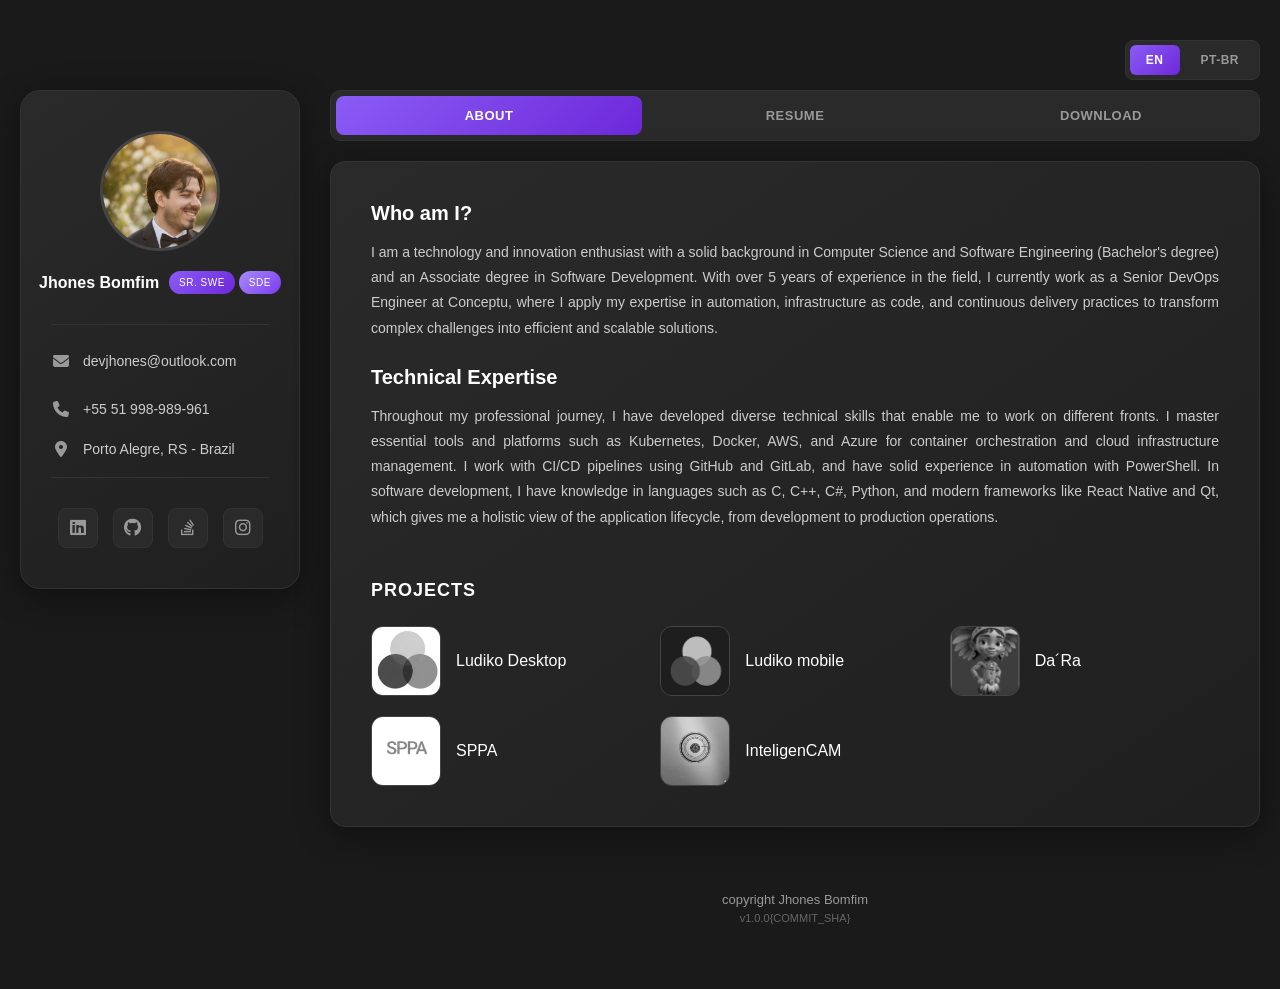
<file: src/index.html>
<!doctype html>
<html lang="pt-BR">
  <head>
    <meta charset="UTF-8" />
    <meta name="viewport" content="width=device-width, initial-scale=1.0" />
    <title>Jhones Bomfim - Portfólio</title>
    <link rel="stylesheet" href="./styles/style.css" />
    <link
      rel="stylesheet"
      href="https://cdnjs.cloudflare.com/ajax/libs/font-awesome/6.4.0/css/all.min.css"
    />
  </head>
  <body>
    <div class="container">
      <!-- Profile Card (Left Side) -->
      <div class="profile-card">
        <div class="profile-header">
          <div class="profile-image">
            <img src="./images/Screenshot_15.png" alt="Profile Picture" />
          </div>
          <div class="profile-title">
            <h1 class="profile-name">Jhones Bomfim</h1>
            <div class="profile-badges">
              <span class="badge badge-devops">SR. SWE</span>
              <span class="badge badge-sre">SDE</span>
            </div>
          </div>
        </div>

        <div class="profile-info">
          <a href="mailto:devjhones@outlook.com" class="info-item info-link">
            <i class="fas fa-envelope"></i>
            <span>devjhones@outlook.com</span>
          </a>
          <a href="tel:+5551998989961" class="info-item info-link">
            <i class="fas fa-phone"></i>
            <span>+55 51 998-989-961</span>
          </a>
          <div class="info-item">
            <i class="fas fa-map-marker-alt"></i>
            <span>Porto Alegre, RS - Brazil</span>
          </div>
        </div>

        <div class="social-links">
          <a
            href="https://www.linkedin.com/in/devjhones/"
            class="social-icon"
            aria-label="LinkedIn"
            target="_blank"
          >
            <i class="fab fa-linkedin"></i>
          </a>
          <a
            href="https://github.com/jhonesyure"
            class="social-icon"
            aria-label="GitHub"
            target="_blank"
          >
            <i class="fab fa-github"></i>
          </a>
          <a
            href="https://stackoverflow.com/users/31774510/devjhones"
            class="social-icon"
            aria-label="Stack Overflow"
            target="_blank"
          >
            <i class="fab fa-stack-overflow"></i>
          </a>
          <a
            href="https://www.instagram.com/jhonesyure/"
            class="social-icon"
            aria-label="Instagram"
            target="_blank"
          >
            <i class="fab fa-instagram"></i>
          </a>
        </div>
      </div>

      <!-- Main Content (Right Side) -->
      <div class="main-content">
        <!-- Language Switcher -->
        <div class="language-switcher">
          <button class="lang-btn active" data-lang="en">EN</button>
          <button class="lang-btn" data-lang="pt">PT-BR</button>
        </div>

        <!-- Navigation -->
        <nav class="main-nav">
          <button
            class="nav-btn active"
            data-section="about"
            data-translate="nav.about"
          >
            ABOUT
          </button>
          <button
            class="nav-btn"
            data-section="resume"
            data-translate="nav.resume"
          >
            RESUME
          </button>
          <button
            class="nav-btn"
            data-section="download"
            data-translate="nav.download"
          >
            DOWNLOAD
          </button>
        </nav>

        <!-- Content Box -->
        <div class="content-box">
          <!-- About Section -->
          <section id="about" class="content-section active">
            <div class="about-content">
              <h2 data-translate="about.title1">Who am I?</h2>
              <p data-translate="about.text1">
                I am a technology and innovation enthusiast with a solid
                background in Computer Science and Software Engineering
                (Bachelor's degree) and an Associate degree in Software
                Development. With over 5 years of experience in the field, I
                currently work as a Senior DevOps Engineer at Conceptu, where I
                apply my expertise in automation, infrastructure as code, and
                continuous delivery practices to transform complex challenges
                into efficient and scalable solutions.
              </p>

              <h2 data-translate="about.title2">Technical Expertise</h2>
              <p data-translate="about.text2">
                Throughout my professional journey, I have developed diverse
                technical skills that enable me to work on different fronts. I
                master essential tools and platforms such as Kubernetes, Docker,
                AWS, and Azure for container orchestration and cloud
                infrastructure management. I work with CI/CD pipelines using
                GitHub and GitLab, and have solid experience in automation with
                PowerShell. In software development, I have knowledge in
                languages such as C, C++, C#, Python, and modern frameworks like
                React Native and Qt, which gives me a holistic view of the
                application lifecycle, from development to production
                operations.
              </p>
            </div>

            <!-- Projects Section -->
            <div class="projects-section">
              <h2 data-translate="projects.title">PROJECTS</h2>
              <div class="projects-grid">
                <div class="project-card" data-project="1">
                  <div class="project-image">
                    <img
                      src="./images/LudikoDesktop.png"
                      alt="Ludiko Desktop"
                    />
                  </div>
                  <span class="project-name">Ludiko Desktop</span>
                </div>
                <div class="project-card" data-project="2">
                  <div class="project-image">
                    <img src="./images/LudikoMobile.png" alt="Ludiko Mobile" />
                  </div>
                  <span class="project-name">Ludiko mobile</span>
                </div>
                <div class="project-card" data-project="3">
                  <div class="project-image">
                    <img src="./images/dara.png" alt="Da´Ra" />
                  </div>
                  <span class="project-name">Da´Ra</span>
                </div>
                <div class="project-card" data-project="4">
                  <div class="project-image">
                    <img src="./images/sppa.png" alt="SPPA" />
                  </div>
                  <span class="project-name">SPPA</span>
                </div>
                <div class="project-card" data-project="5">
                  <div class="project-image">
                    <img src="./images/inteliCAM.png" alt="InteligenCAM" />
                  </div>
                  <span class="project-name">InteligenCAM</span>
                </div>
              </div>
            </div>
          </section>

          <!-- Resume Section -->
          <section id="resume" class="content-section">
            <div class="timeline">
              <!-- 2025-Present - Conceptu -->
              <div class="timeline-item">
                <div class="timeline-dot current-dot"></div>
                <div class="timeline-content current-content">
                  <h3 class="timeline-title" data-translate="resume.job1.title">
                    Senior DevOps Engineer - Conceptu
                  </h3>
                  <span
                    class="timeline-period"
                    data-translate="resume.job1.period"
                    >2025 - Present</span
                  >
                  <ul class="timeline-list">
                    <li data-translate="resume.job1.desc1">
                      Leading DevOps transformation initiatives
                    </li>
                    <li data-translate="resume.job1.desc2">
                      Implementing CI/CD pipelines with GitHub and GitLab
                    </li>
                    <li data-translate="resume.job1.desc3">
                      Managing cloud infrastructure on AWS and Azure
                    </li>
                    <li data-translate="resume.job1.desc4">
                      Orchestrating containerized applications with Kubernetes
                    </li>
                    <li data-translate="resume.job1.desc5">
                      Automating deployment processes and infrastructure as code
                    </li>
                  </ul>
                </div>
              </div>

              <!-- 2024-Present - Education Branch -->
              <div class="timeline-item timeline-education">
                <div class="timeline-dot education-dot"></div>
                <div class="timeline-content education-content">
                  <h3 class="timeline-title" data-translate="resume.edu1.title">
                    🎓 Bachelor's in Software Engineering
                  </h3>
                  <span
                    class="timeline-period"
                    data-translate="resume.edu1.period"
                    >2024 - Present</span
                  >
                  <ul class="timeline-list">
                    <li data-translate="resume.edu1.desc1">
                      Currently studying advanced software engineering
                      principles
                    </li>
                    <li data-translate="resume.edu1.desc2">
                      DevOps and cloud-native architectures
                    </li>
                    <li data-translate="resume.edu1.desc3">
                      System design and scalability patterns
                    </li>
                  </ul>
                </div>
              </div>

              <!-- 2023-2025 - SkyDrones -->
              <div class="timeline-item">
                <div class="timeline-dot"></div>
                <div class="timeline-content">
                  <h3 class="timeline-title" data-translate="resume.job2.title">
                    Software Engineer - SkyDrones
                  </h3>
                  <span
                    class="timeline-period"
                    data-translate="resume.job2.period"
                    >2023 - 2025</span
                  >
                  <ul class="timeline-list">
                    <li data-translate="resume.job2.desc1">
                      Developed drone control applications using QML and C++
                    </li>
                    <li data-translate="resume.job2.desc2">
                      Created embedded firmware with C, C++, and Lua
                    </li>
                    <li data-translate="resume.job2.desc3">
                      Worked on real-time systems and low-level programming
                    </li>
                    <li data-translate="resume.job2.desc4">
                      Implemented communication protocols for drone systems
                    </li>
                    <li data-translate="resume.job2.desc5">
                      Optimized performance for embedded devices
                    </li>
                  </ul>
                </div>
              </div>

              <!-- 2020-2024 - Education Branch -->
              <div class="timeline-item timeline-education">
                <div class="timeline-dot education-dot"></div>
                <div class="timeline-content education-content">
                  <h3 class="timeline-title" data-translate="resume.edu2.title">
                    🎓 Bachelor's in Computer Science
                  </h3>
                  <span
                    class="timeline-period"
                    data-translate="resume.edu2.period"
                    >2020 - 2024</span
                  >
                  <ul class="timeline-list">
                    <li data-translate="resume.edu2.desc1">
                      Deep dive into computer science fundamentals
                    </li>
                    <li data-translate="resume.edu2.desc2">
                      Artificial Intelligence and Machine Learning
                    </li>
                    <li data-translate="resume.edu2.desc3">
                      Advanced data structures and algorithms
                    </li>
                    <li data-translate="resume.edu2.desc4">
                      Software engineering methodologies
                    </li>
                  </ul>
                </div>
              </div>

              <!-- 2020-2022 - Vent Digital -->
              <div class="timeline-item">
                <div class="timeline-dot"></div>
                <div class="timeline-content">
                  <h3 class="timeline-title" data-translate="resume.job3.title">
                    Systems Developer - Vent Digital
                  </h3>
                  <span
                    class="timeline-period"
                    data-translate="resume.job3.period"
                    >2020 - 2022</span
                  >
                  <ul class="timeline-list">
                    <li data-translate="resume.job3.desc1">
                      Built modern web applications with React and Next.js
                    </li>
                    <li data-translate="resume.job3.desc2">
                      Developed cross-platform mobile apps using React Native
                    </li>
                    <li data-translate="resume.job3.desc3">
                      Managed containerized deployments with Docker
                    </li>
                    <li data-translate="resume.job3.desc4">
                      Worked with cloud platforms AWS and Azure
                    </li>
                    <li data-translate="resume.job3.desc5">
                      Orchestrated services using Kubernetes (K8s)
                    </li>
                  </ul>
                </div>
              </div>

              <!-- 2018-2020 - Education Branch -->
              <div class="timeline-item timeline-education">
                <div class="timeline-dot education-dot"></div>
                <div class="timeline-content education-content">
                  <h3 class="timeline-title" data-translate="resume.edu3.title">
                    🎓 Associate Degree in Systems Development
                  </h3>
                  <span
                    class="timeline-period"
                    data-translate="resume.edu3.period"
                    >2018 - 2020</span
                  >
                  <ul class="timeline-list">
                    <li data-translate="resume.edu3.desc1">
                      Studied software architecture and design patterns
                    </li>
                    <li data-translate="resume.edu3.desc2">
                      Advanced programming concepts and algorithms
                    </li>
                    <li data-translate="resume.edu3.desc3">
                      Database management and system analysis
                    </li>
                  </ul>
                </div>
              </div>

              <!-- 2016 - Internship -->
              <div class="timeline-item">
                <div class="timeline-dot"></div>
                <div class="timeline-content">
                  <h3 class="timeline-title" data-translate="resume.job4.title">
                    Website Development Intern
                  </h3>
                  <span
                    class="timeline-period"
                    data-translate="resume.job4.period"
                    >May 2016 - Dec 2016</span
                  >
                  <ul class="timeline-list">
                    <li data-translate="resume.job4.desc1">
                      Developed responsive websites using HTML, CSS, and
                      JavaScript
                    </li>
                    <li data-translate="resume.job4.desc2">
                      Worked with MySQL databases and PHP backend development
                    </li>
                    <li data-translate="resume.job4.desc3">
                      Gained foundational web development skills
                    </li>
                    <li data-translate="resume.job4.desc4">
                      Collaborated with design team on UI/UX implementations
                    </li>
                  </ul>
                </div>
              </div>
            </div>
          </section>

          <!-- Download Section -->
          <section id="download" class="content-section">
            <div class="download-container">
              <div class="download-header">
                <h2 data-translate="download.title">Download Resume</h2>
                <p data-translate="download.subtitle">
                  Get my complete resume in your preferred language
                </p>
              </div>

              <div class="download-buttons">
                <a href="./assets/resume-en.pdf" class="download-btn" download>
                  <div class="download-icon">
                    <i class="fas fa-file-pdf"></i>
                  </div>
                  <div class="download-info">
                    <span class="download-title" data-translate="download.btnEn"
                      >English Version</span
                    >
                    <span class="download-subtitle">Resume - EN.pdf</span>
                  </div>
                  <div class="download-arrow">
                    <i class="fas fa-download"></i>
                  </div>
                </a>

                <a href="./assets/resume-pt.pdf" class="download-btn" download>
                  <div class="download-icon">
                    <i class="fas fa-file-pdf"></i>
                  </div>
                  <div class="download-info">
                    <span class="download-title" data-translate="download.btnPt"
                      >Versão em Português</span
                    >
                    <span class="download-subtitle">Currículo - PT-BR.pdf</span>
                  </div>
                  <div class="download-arrow">
                    <i class="fas fa-download"></i>
                  </div>
                </a>
              </div>

              <div class="download-note">
                <i class="fas fa-info-circle"></i>
                <span data-translate="download.lastUpdated"
                  >Last updated: October 2025</span
                >
              </div>
            </div>
          </section>
        </div>

        <!-- Footer -->
        <footer class="main-footer">
          <p>copyright Jhones Bomfim</p>
          <p class="version">v1.0.0{COMMIT_SHA}</p>
        </footer>
      </div>
    </div>

    <!-- Modal for Projects -->
    <div id="projectModal" class="modal">
      <div class="modal-content">
        <span class="close-modal">&times;</span>
        <h2 id="modalTitle">Project Title</h2>
        <div id="modalBody">
          <p>Project details will appear here...</p>
        </div>
      </div>
    </div>

    <script src="./scripts/translations.js"></script>
    <script src="./scripts/main.js"></script>
  </body>
</html>
</file>
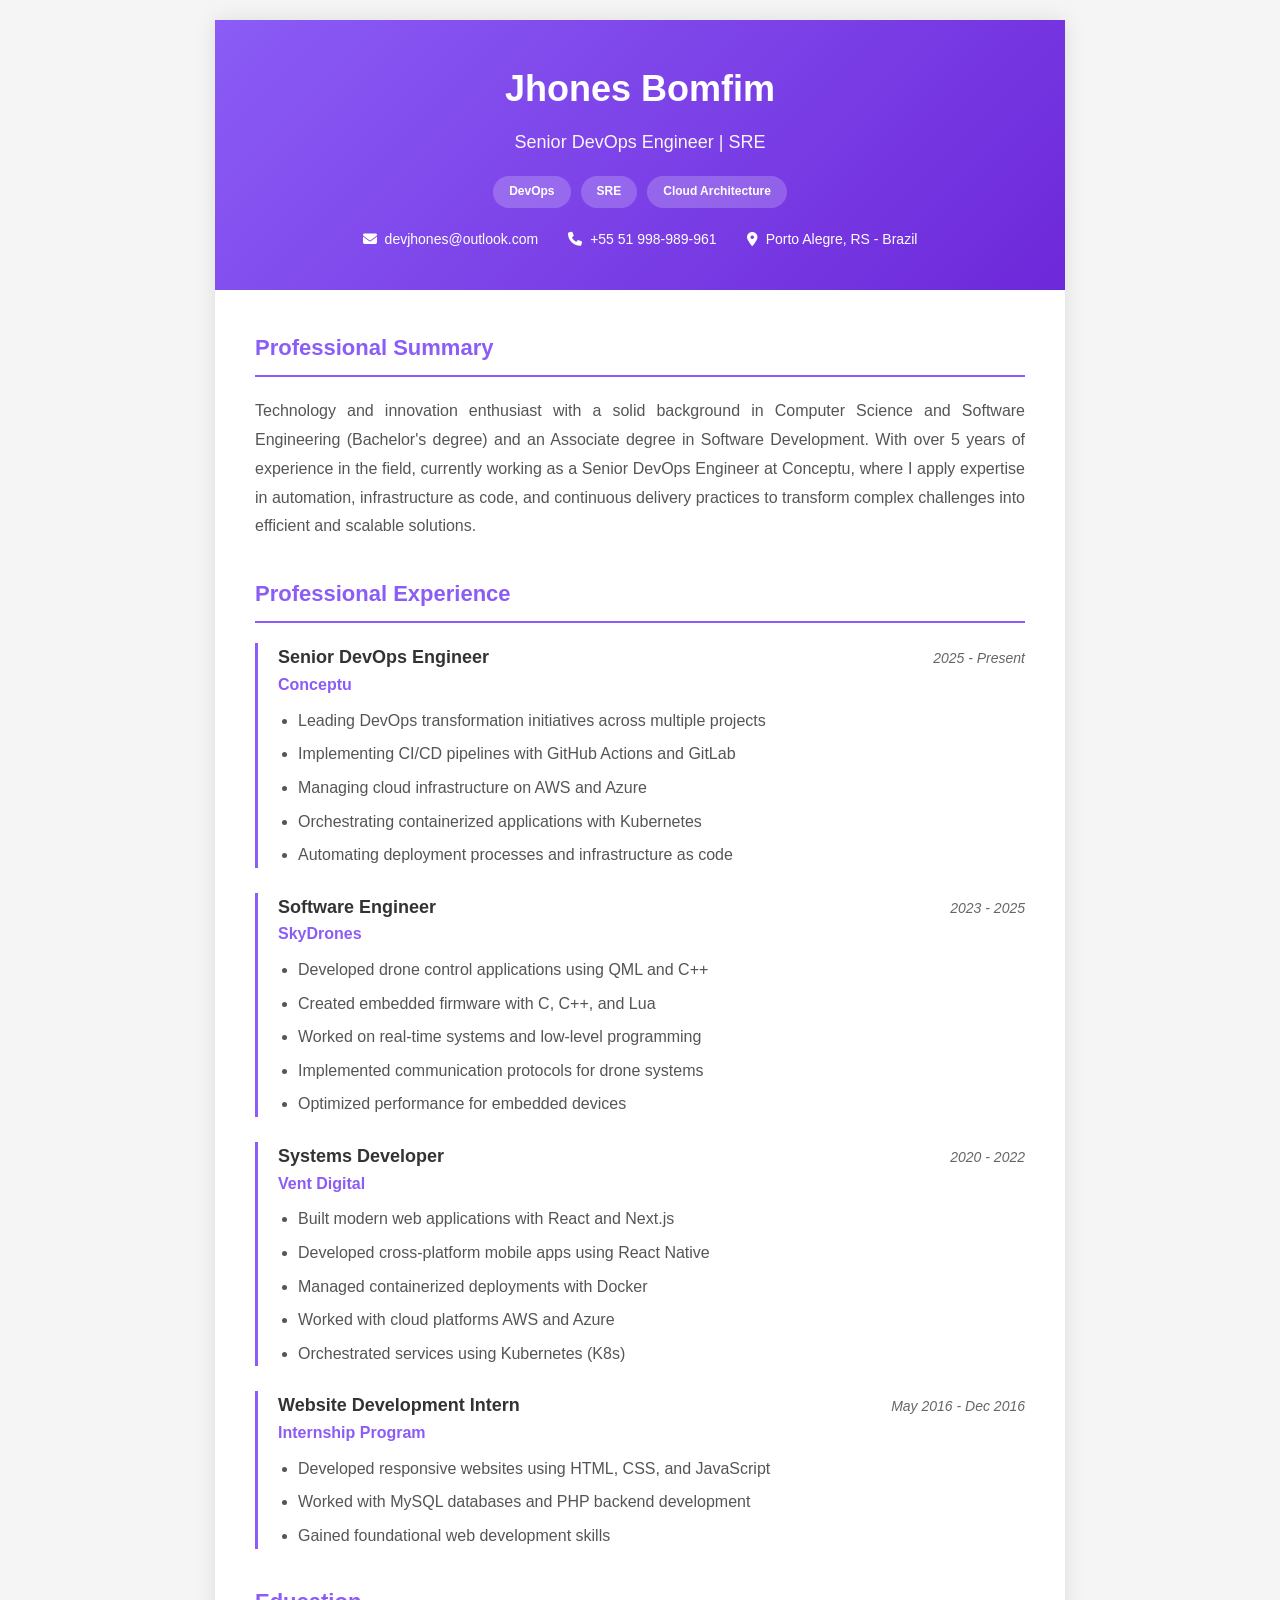
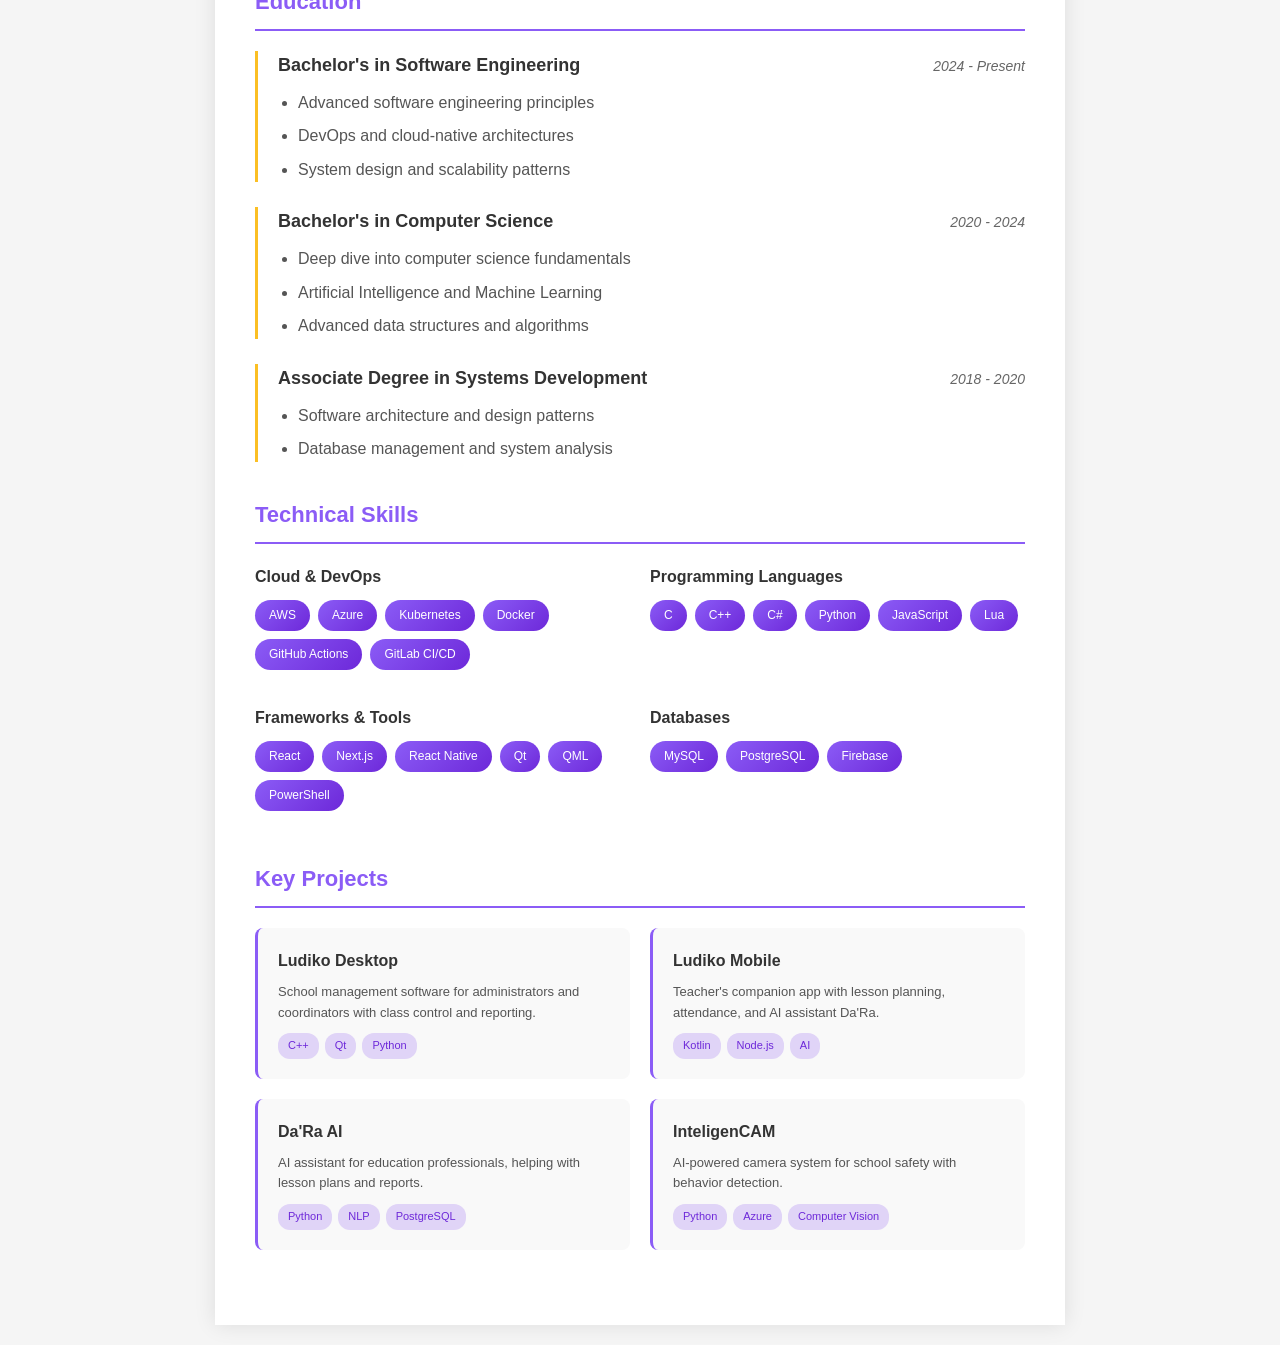
<file: src/assets/resume-en.html>
<!doctype html>
<html lang="en">
  <head>
    <meta charset="UTF-8" />
    <meta name="viewport" content="width=device-width, initial-scale=1.0" />
    <title>Jhones Bomfim - Resume</title>
    <link
      rel="stylesheet"
      href="https://cdnjs.cloudflare.com/ajax/libs/font-awesome/6.4.0/css/all.min.css"
    />
    <style>
      * {
        margin: 0;
        padding: 0;
        box-sizing: border-box;
      }

      @media print {
        body {
          -webkit-print-color-adjust: exact;
          print-color-adjust: exact;
        }
      }

      body {
        font-family: 'Segoe UI', Tahoma, Geneva, Verdana, sans-serif;
        line-height: 1.6;
        color: #333;
        background: #f5f5f5;
        padding: 20px;
      }

      .resume-container {
        max-width: 850px;
        margin: 0 auto;
        background: white;
        box-shadow: 0 0 20px rgba(0, 0, 0, 0.1);
      }

      .header {
        background: linear-gradient(135deg, #8b5cf6, #6d28d9);
        color: white;
        padding: 40px;
        text-align: center;
      }

      .header h1 {
        font-size: 36px;
        margin-bottom: 10px;
        font-weight: 700;
      }

      .header .title {
        font-size: 18px;
        margin-bottom: 20px;
        opacity: 0.95;
      }

      .header .badges {
        display: flex;
        gap: 10px;
        justify-content: center;
        margin-bottom: 20px;
      }

      .badge {
        background: rgba(255, 255, 255, 0.2);
        padding: 6px 16px;
        border-radius: 20px;
        font-size: 12px;
        font-weight: 600;
      }

      .contact-info {
        display: flex;
        justify-content: center;
        gap: 30px;
        flex-wrap: wrap;
        font-size: 14px;
      }

      .contact-item {
        display: flex;
        align-items: center;
        gap: 8px;
      }

      .content {
        padding: 40px;
      }

      .section {
        margin-bottom: 35px;
      }

      .section-title {
        font-size: 22px;
        font-weight: 700;
        color: #8b5cf6;
        margin-bottom: 20px;
        padding-bottom: 10px;
        border-bottom: 2px solid #8b5cf6;
      }

      .profile-text {
        text-align: justify;
        color: #555;
        line-height: 1.8;
        margin-bottom: 15px;
      }

      .experience-item,
      .education-item {
        margin-bottom: 25px;
        padding-left: 20px;
        border-left: 3px solid #8b5cf6;
      }

      .experience-header {
        display: flex;
        justify-content: space-between;
        align-items: baseline;
        margin-bottom: 8px;
        flex-wrap: wrap;
      }

      .job-title {
        font-size: 18px;
        font-weight: 700;
        color: #333;
      }

      .company {
        font-size: 16px;
        color: #8b5cf6;
        font-weight: 600;
      }

      .period {
        color: #666;
        font-size: 14px;
        font-style: italic;
      }

      .experience-item ul,
      .education-item ul {
        margin-top: 10px;
        padding-left: 20px;
      }

      .experience-item li,
      .education-item li {
        margin-bottom: 8px;
        color: #555;
      }

      .skills-grid {
        display: grid;
        grid-template-columns: repeat(2, 1fr);
        gap: 20px;
      }

      .skill-category {
        margin-bottom: 15px;
      }

      .skill-category h3 {
        font-size: 16px;
        color: #333;
        margin-bottom: 10px;
        font-weight: 600;
      }

      .skill-tags {
        display: flex;
        flex-wrap: wrap;
        gap: 8px;
      }

      .skill-tag {
        background: linear-gradient(135deg, #8b5cf6, #6d28d9);
        color: white;
        padding: 6px 14px;
        border-radius: 20px;
        font-size: 12px;
        font-weight: 500;
      }

      .education-item {
        border-left-color: #fbbf24;
      }

      .education-item .degree {
        font-size: 18px;
        font-weight: 700;
        color: #333;
      }

      .projects-grid {
        display: grid;
        grid-template-columns: repeat(2, 1fr);
        gap: 20px;
      }

      .project-card {
        background: #f9f9f9;
        padding: 20px;
        border-radius: 8px;
        border-left: 3px solid #8b5cf6;
      }

      .project-name {
        font-size: 16px;
        font-weight: 700;
        color: #333;
        margin-bottom: 8px;
      }

      .project-desc {
        font-size: 13px;
        color: #555;
        margin-bottom: 10px;
      }

      .project-tech {
        display: flex;
        flex-wrap: wrap;
        gap: 6px;
      }

      .tech-badge {
        background: #e0d4f7;
        color: #6d28d9;
        padding: 4px 10px;
        border-radius: 12px;
        font-size: 11px;
        font-weight: 500;
      }

      @media print {
        body {
          padding: 0;
          background: white;
        }
        .resume-container {
          box-shadow: none;
        }
      }
    </style>
  </head>
  <body>
    <div class="resume-container">
      <!-- Header -->
      <div class="header">
        <h1>Jhones Bomfim</h1>
        <div class="title">Senior DevOps Engineer | SRE</div>
        <div class="badges">
          <span class="badge">DevOps</span>
          <span class="badge">SRE</span>
          <span class="badge">Cloud Architecture</span>
        </div>
        <div class="contact-info">
          <div class="contact-item">
            <i class="fas fa-envelope"></i>
            <span>devjhones@outlook.com</span>
          </div>
          <div class="contact-item">
            <i class="fas fa-phone"></i>
            <span>+55 51 998-989-961</span>
          </div>
          <div class="contact-item">
            <i class="fas fa-map-marker-alt"></i>
            <span>Porto Alegre, RS - Brazil</span>
          </div>
        </div>
      </div>

      <!-- Content -->
      <div class="content">
        <!-- Professional Summary -->
        <div class="section">
          <h2 class="section-title">Professional Summary</h2>
          <p class="profile-text">
            Technology and innovation enthusiast with a solid background in
            Computer Science and Software Engineering (Bachelor's degree) and an
            Associate degree in Software Development. With over 5 years of
            experience in the field, currently working as a Senior DevOps
            Engineer at Conceptu, where I apply expertise in automation,
            infrastructure as code, and continuous delivery practices to
            transform complex challenges into efficient and scalable solutions.
          </p>
        </div>

        <!-- Professional Experience -->
        <div class="section">
          <h2 class="section-title">Professional Experience</h2>

          <div class="experience-item">
            <div class="experience-header">
              <div>
                <div class="job-title">Senior DevOps Engineer</div>
                <div class="company">Conceptu</div>
              </div>
              <div class="period">2025 - Present</div>
            </div>
            <ul>
              <li>
                Leading DevOps transformation initiatives across multiple
                projects
              </li>
              <li>
                Implementing CI/CD pipelines with GitHub Actions and GitLab
              </li>
              <li>Managing cloud infrastructure on AWS and Azure</li>
              <li>Orchestrating containerized applications with Kubernetes</li>
              <li>
                Automating deployment processes and infrastructure as code
              </li>
            </ul>
          </div>

          <div class="experience-item">
            <div class="experience-header">
              <div>
                <div class="job-title">Software Engineer</div>
                <div class="company">SkyDrones</div>
              </div>
              <div class="period">2023 - 2025</div>
            </div>
            <ul>
              <li>Developed drone control applications using QML and C++</li>
              <li>Created embedded firmware with C, C++, and Lua</li>
              <li>Worked on real-time systems and low-level programming</li>
              <li>Implemented communication protocols for drone systems</li>
              <li>Optimized performance for embedded devices</li>
            </ul>
          </div>

          <div class="experience-item">
            <div class="experience-header">
              <div>
                <div class="job-title">Systems Developer</div>
                <div class="company">Vent Digital</div>
              </div>
              <div class="period">2020 - 2022</div>
            </div>
            <ul>
              <li>Built modern web applications with React and Next.js</li>
              <li>Developed cross-platform mobile apps using React Native</li>
              <li>Managed containerized deployments with Docker</li>
              <li>Worked with cloud platforms AWS and Azure</li>
              <li>Orchestrated services using Kubernetes (K8s)</li>
            </ul>
          </div>

          <div class="experience-item">
            <div class="experience-header">
              <div>
                <div class="job-title">Website Development Intern</div>
                <div class="company">Internship Program</div>
              </div>
              <div class="period">May 2016 - Dec 2016</div>
            </div>
            <ul>
              <li>
                Developed responsive websites using HTML, CSS, and JavaScript
              </li>
              <li>Worked with MySQL databases and PHP backend development</li>
              <li>Gained foundational web development skills</li>
            </ul>
          </div>
        </div>

        <!-- Education -->
        <div class="section">
          <h2 class="section-title">Education</h2>

          <div class="education-item">
            <div class="experience-header">
              <div class="degree">Bachelor's in Software Engineering</div>
              <div class="period">2024 - Present</div>
            </div>
            <ul>
              <li>Advanced software engineering principles</li>
              <li>DevOps and cloud-native architectures</li>
              <li>System design and scalability patterns</li>
            </ul>
          </div>

          <div class="education-item">
            <div class="experience-header">
              <div class="degree">Bachelor's in Computer Science</div>
              <div class="period">2020 - 2024</div>
            </div>
            <ul>
              <li>Deep dive into computer science fundamentals</li>
              <li>Artificial Intelligence and Machine Learning</li>
              <li>Advanced data structures and algorithms</li>
            </ul>
          </div>

          <div class="education-item">
            <div class="experience-header">
              <div class="degree">Associate Degree in Systems Development</div>
              <div class="period">2018 - 2020</div>
            </div>
            <ul>
              <li>Software architecture and design patterns</li>
              <li>Database management and system analysis</li>
            </ul>
          </div>
        </div>

        <!-- Technical Skills -->
        <div class="section">
          <h2 class="section-title">Technical Skills</h2>
          <div class="skills-grid">
            <div class="skill-category">
              <h3>Cloud & DevOps</h3>
              <div class="skill-tags">
                <span class="skill-tag">AWS</span>
                <span class="skill-tag">Azure</span>
                <span class="skill-tag">Kubernetes</span>
                <span class="skill-tag">Docker</span>
                <span class="skill-tag">GitHub Actions</span>
                <span class="skill-tag">GitLab CI/CD</span>
              </div>
            </div>
            <div class="skill-category">
              <h3>Programming Languages</h3>
              <div class="skill-tags">
                <span class="skill-tag">C</span>
                <span class="skill-tag">C++</span>
                <span class="skill-tag">C#</span>
                <span class="skill-tag">Python</span>
                <span class="skill-tag">JavaScript</span>
                <span class="skill-tag">Lua</span>
              </div>
            </div>
            <div class="skill-category">
              <h3>Frameworks & Tools</h3>
              <div class="skill-tags">
                <span class="skill-tag">React</span>
                <span class="skill-tag">Next.js</span>
                <span class="skill-tag">React Native</span>
                <span class="skill-tag">Qt</span>
                <span class="skill-tag">QML</span>
                <span class="skill-tag">PowerShell</span>
              </div>
            </div>
            <div class="skill-category">
              <h3>Databases</h3>
              <div class="skill-tags">
                <span class="skill-tag">MySQL</span>
                <span class="skill-tag">PostgreSQL</span>
                <span class="skill-tag">Firebase</span>
              </div>
            </div>
          </div>
        </div>

        <!-- Key Projects -->
        <div class="section">
          <h2 class="section-title">Key Projects</h2>
          <div class="projects-grid">
            <div class="project-card">
              <div class="project-name">Ludiko Desktop</div>
              <div class="project-desc">
                School management software for administrators and coordinators
                with class control and reporting.
              </div>
              <div class="project-tech">
                <span class="tech-badge">C++</span>
                <span class="tech-badge">Qt</span>
                <span class="tech-badge">Python</span>
              </div>
            </div>
            <div class="project-card">
              <div class="project-name">Ludiko Mobile</div>
              <div class="project-desc">
                Teacher's companion app with lesson planning, attendance, and AI
                assistant Da'Ra.
              </div>
              <div class="project-tech">
                <span class="tech-badge">Kotlin</span>
                <span class="tech-badge">Node.js</span>
                <span class="tech-badge">AI</span>
              </div>
            </div>
            <div class="project-card">
              <div class="project-name">Da'Ra AI</div>
              <div class="project-desc">
                AI assistant for education professionals, helping with lesson
                plans and reports.
              </div>
              <div class="project-tech">
                <span class="tech-badge">Python</span>
                <span class="tech-badge">NLP</span>
                <span class="tech-badge">PostgreSQL</span>
              </div>
            </div>
            <div class="project-card">
              <div class="project-name">InteligenCAM</div>
              <div class="project-desc">
                AI-powered camera system for school safety with behavior
                detection.
              </div>
              <div class="project-tech">
                <span class="tech-badge">Python</span>
                <span class="tech-badge">Azure</span>
                <span class="tech-badge">Computer Vision</span>
              </div>
            </div>
          </div>
        </div>
      </div>
    </div>
  </body>
</html>
</file>
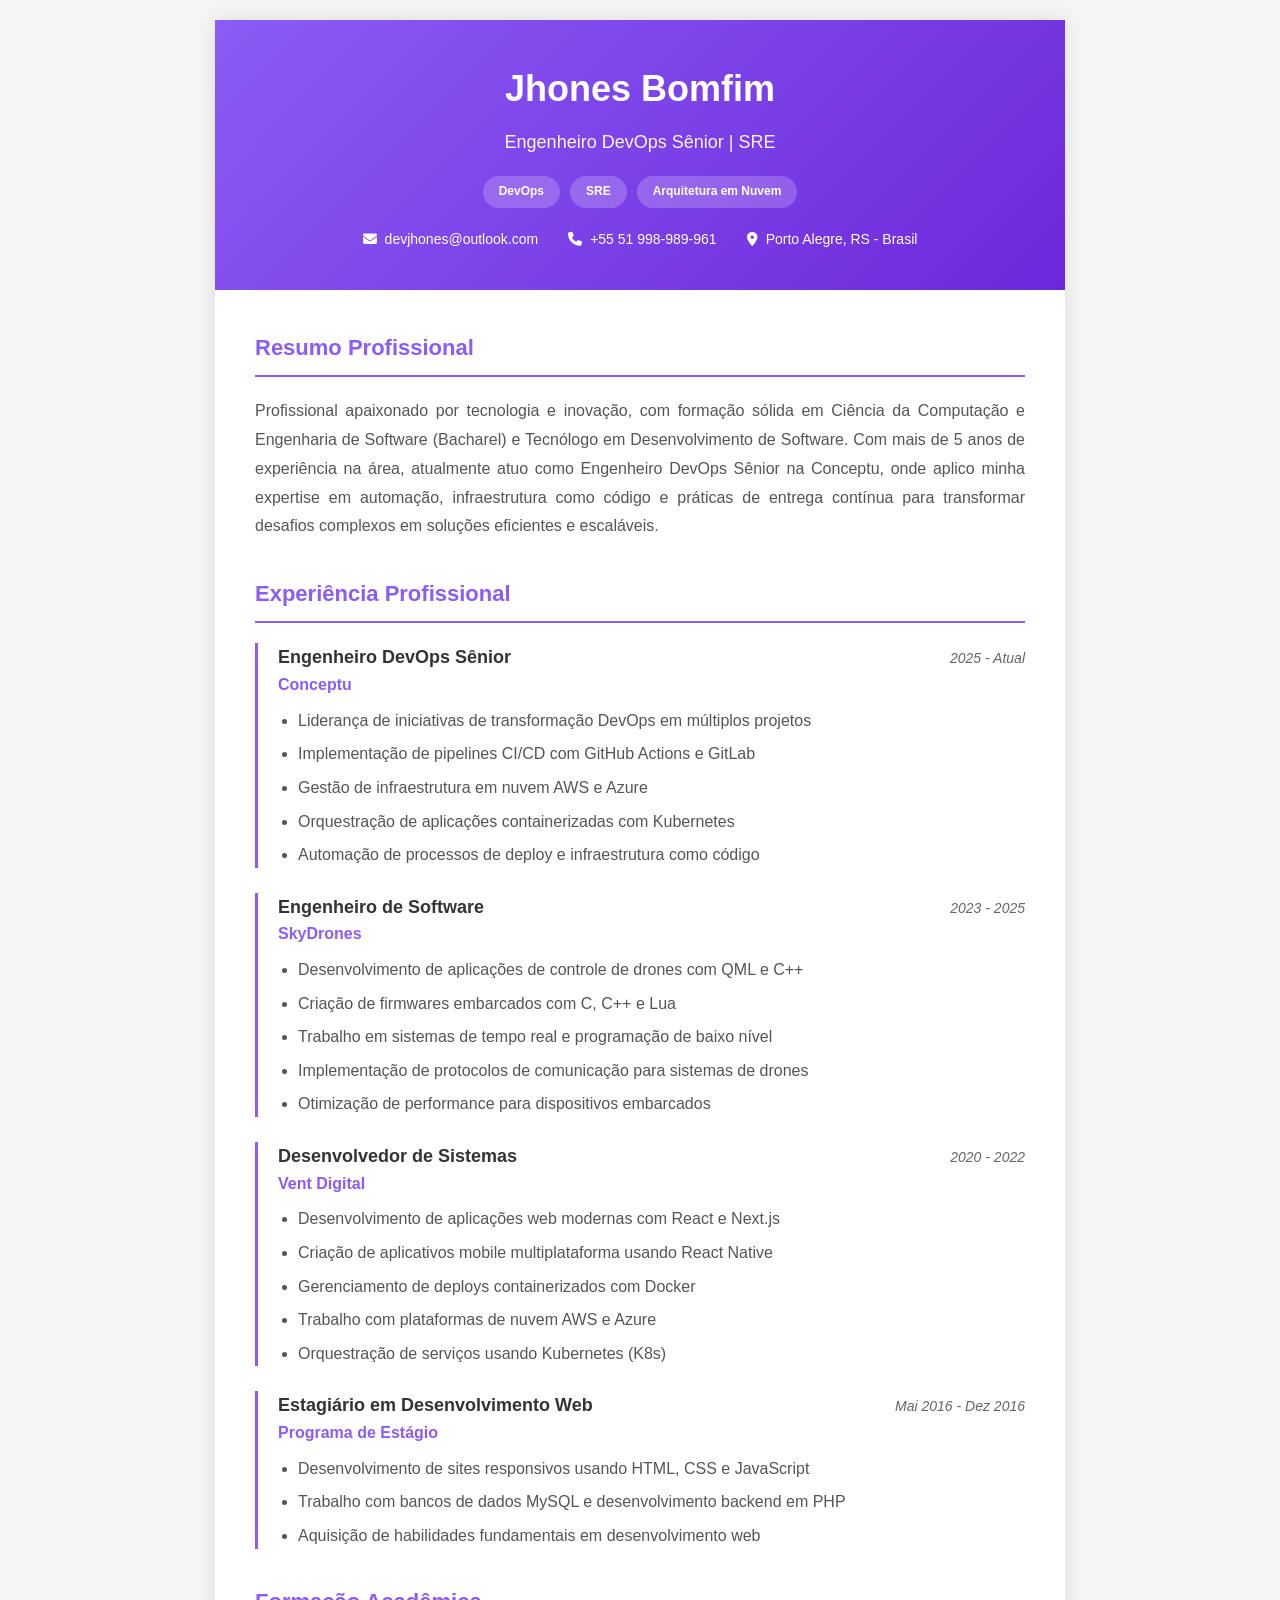
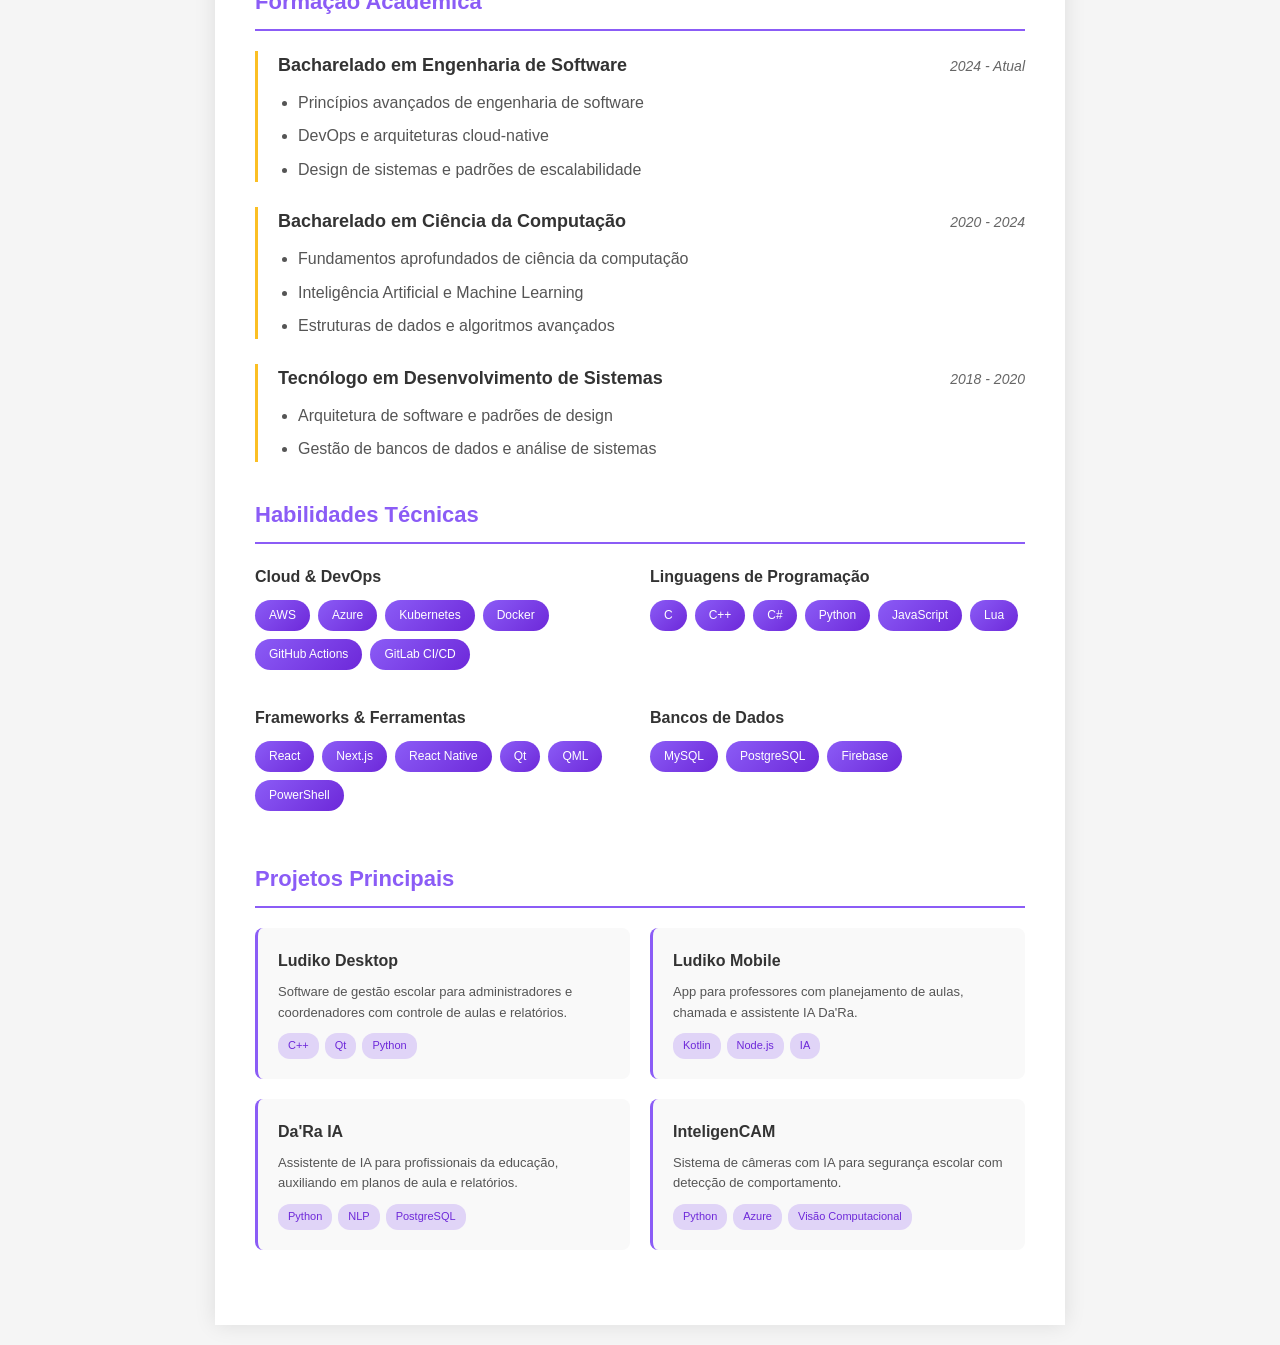
<file: src/assets/resume-pt.html>
<!doctype html>
<html lang="pt-BR">
  <head>
    <meta charset="UTF-8" />
    <meta name="viewport" content="width=device-width, initial-scale=1.0" />
    <title>Jhones Bomfim - Currículo</title>
    <link
      rel="stylesheet"
      href="https://cdnjs.cloudflare.com/ajax/libs/font-awesome/6.4.0/css/all.min.css"
    />
    <style>
      * {
        margin: 0;
        padding: 0;
        box-sizing: border-box;
      }

      @media print {
        body {
          -webkit-print-color-adjust: exact;
          print-color-adjust: exact;
        }
      }

      body {
        font-family: 'Segoe UI', Tahoma, Geneva, Verdana, sans-serif;
        line-height: 1.6;
        color: #333;
        background: #f5f5f5;
        padding: 20px;
      }

      .resume-container {
        max-width: 850px;
        margin: 0 auto;
        background: white;
        box-shadow: 0 0 20px rgba(0, 0, 0, 0.1);
      }

      .header {
        background: linear-gradient(135deg, #8b5cf6, #6d28d9);
        color: white;
        padding: 40px;
        text-align: center;
      }

      .header h1 {
        font-size: 36px;
        margin-bottom: 10px;
        font-weight: 700;
      }

      .header .title {
        font-size: 18px;
        margin-bottom: 20px;
        opacity: 0.95;
      }

      .header .badges {
        display: flex;
        gap: 10px;
        justify-content: center;
        margin-bottom: 20px;
      }

      .badge {
        background: rgba(255, 255, 255, 0.2);
        padding: 6px 16px;
        border-radius: 20px;
        font-size: 12px;
        font-weight: 600;
      }

      .contact-info {
        display: flex;
        justify-content: center;
        gap: 30px;
        flex-wrap: wrap;
        font-size: 14px;
      }

      .contact-item {
        display: flex;
        align-items: center;
        gap: 8px;
      }

      .content {
        padding: 40px;
      }

      .section {
        margin-bottom: 35px;
      }

      .section-title {
        font-size: 22px;
        font-weight: 700;
        color: #8b5cf6;
        margin-bottom: 20px;
        padding-bottom: 10px;
        border-bottom: 2px solid #8b5cf6;
      }

      .profile-text {
        text-align: justify;
        color: #555;
        line-height: 1.8;
        margin-bottom: 15px;
      }

      .experience-item,
      .education-item {
        margin-bottom: 25px;
        padding-left: 20px;
        border-left: 3px solid #8b5cf6;
      }

      .experience-header {
        display: flex;
        justify-content: space-between;
        align-items: baseline;
        margin-bottom: 8px;
        flex-wrap: wrap;
      }

      .job-title {
        font-size: 18px;
        font-weight: 700;
        color: #333;
      }

      .company {
        font-size: 16px;
        color: #8b5cf6;
        font-weight: 600;
      }

      .period {
        color: #666;
        font-size: 14px;
        font-style: italic;
      }

      .experience-item ul,
      .education-item ul {
        margin-top: 10px;
        padding-left: 20px;
      }

      .experience-item li,
      .education-item li {
        margin-bottom: 8px;
        color: #555;
      }

      .skills-grid {
        display: grid;
        grid-template-columns: repeat(2, 1fr);
        gap: 20px;
      }

      .skill-category {
        margin-bottom: 15px;
      }

      .skill-category h3 {
        font-size: 16px;
        color: #333;
        margin-bottom: 10px;
        font-weight: 600;
      }

      .skill-tags {
        display: flex;
        flex-wrap: wrap;
        gap: 8px;
      }

      .skill-tag {
        background: linear-gradient(135deg, #8b5cf6, #6d28d9);
        color: white;
        padding: 6px 14px;
        border-radius: 20px;
        font-size: 12px;
        font-weight: 500;
      }

      .education-item {
        border-left-color: #fbbf24;
      }

      .education-item .degree {
        font-size: 18px;
        font-weight: 700;
        color: #333;
      }

      .projects-grid {
        display: grid;
        grid-template-columns: repeat(2, 1fr);
        gap: 20px;
      }

      .project-card {
        background: #f9f9f9;
        padding: 20px;
        border-radius: 8px;
        border-left: 3px solid #8b5cf6;
      }

      .project-name {
        font-size: 16px;
        font-weight: 700;
        color: #333;
        margin-bottom: 8px;
      }

      .project-desc {
        font-size: 13px;
        color: #555;
        margin-bottom: 10px;
      }

      .project-tech {
        display: flex;
        flex-wrap: wrap;
        gap: 6px;
      }

      .tech-badge {
        background: #e0d4f7;
        color: #6d28d9;
        padding: 4px 10px;
        border-radius: 12px;
        font-size: 11px;
        font-weight: 500;
      }

      @media print {
        body {
          padding: 0;
          background: white;
        }
        .resume-container {
          box-shadow: none;
        }
      }
    </style>
  </head>
  <body>
    <div class="resume-container">
      <!-- Header -->
      <div class="header">
        <h1>Jhones Bomfim</h1>
        <div class="title">Engenheiro DevOps Sênior | SRE</div>
        <div class="badges">
          <span class="badge">DevOps</span>
          <span class="badge">SRE</span>
          <span class="badge">Arquitetura em Nuvem</span>
        </div>
        <div class="contact-info">
          <div class="contact-item">
            <i class="fas fa-envelope"></i>
            <span>devjhones@outlook.com</span>
          </div>
          <div class="contact-item">
            <i class="fas fa-phone"></i>
            <span>+55 51 998-989-961</span>
          </div>
          <div class="contact-item">
            <i class="fas fa-map-marker-alt"></i>
            <span>Porto Alegre, RS - Brasil</span>
          </div>
        </div>
      </div>

      <!-- Content -->
      <div class="content">
        <!-- Professional Summary -->
        <div class="section">
          <h2 class="section-title">Resumo Profissional</h2>
          <p class="profile-text">
            Profissional apaixonado por tecnologia e inovação, com formação
            sólida em Ciência da Computação e Engenharia de Software (Bacharel)
            e Tecnólogo em Desenvolvimento de Software. Com mais de 5 anos de
            experiência na área, atualmente atuo como Engenheiro DevOps Sênior
            na Conceptu, onde aplico minha expertise em automação,
            infraestrutura como código e práticas de entrega contínua para
            transformar desafios complexos em soluções eficientes e escaláveis.
          </p>
        </div>

        <!-- Professional Experience -->
        <div class="section">
          <h2 class="section-title">Experiência Profissional</h2>

          <div class="experience-item">
            <div class="experience-header">
              <div>
                <div class="job-title">Engenheiro DevOps Sênior</div>
                <div class="company">Conceptu</div>
              </div>
              <div class="period">2025 - Atual</div>
            </div>
            <ul>
              <li>
                Liderança de iniciativas de transformação DevOps em múltiplos
                projetos
              </li>
              <li>
                Implementação de pipelines CI/CD com GitHub Actions e GitLab
              </li>
              <li>Gestão de infraestrutura em nuvem AWS e Azure</li>
              <li>Orquestração de aplicações containerizadas com Kubernetes</li>
              <li>
                Automação de processos de deploy e infraestrutura como código
              </li>
            </ul>
          </div>

          <div class="experience-item">
            <div class="experience-header">
              <div>
                <div class="job-title">Engenheiro de Software</div>
                <div class="company">SkyDrones</div>
              </div>
              <div class="period">2023 - 2025</div>
            </div>
            <ul>
              <li>
                Desenvolvimento de aplicações de controle de drones com QML e
                C++
              </li>
              <li>Criação de firmwares embarcados com C, C++ e Lua</li>
              <li>
                Trabalho em sistemas de tempo real e programação de baixo nível
              </li>
              <li>
                Implementação de protocolos de comunicação para sistemas de
                drones
              </li>
              <li>Otimização de performance para dispositivos embarcados</li>
            </ul>
          </div>

          <div class="experience-item">
            <div class="experience-header">
              <div>
                <div class="job-title">Desenvolvedor de Sistemas</div>
                <div class="company">Vent Digital</div>
              </div>
              <div class="period">2020 - 2022</div>
            </div>
            <ul>
              <li>
                Desenvolvimento de aplicações web modernas com React e Next.js
              </li>
              <li>
                Criação de aplicativos mobile multiplataforma usando React
                Native
              </li>
              <li>Gerenciamento de deploys containerizados com Docker</li>
              <li>Trabalho com plataformas de nuvem AWS e Azure</li>
              <li>Orquestração de serviços usando Kubernetes (K8s)</li>
            </ul>
          </div>

          <div class="experience-item">
            <div class="experience-header">
              <div>
                <div class="job-title">Estagiário em Desenvolvimento Web</div>
                <div class="company">Programa de Estágio</div>
              </div>
              <div class="period">Mai 2016 - Dez 2016</div>
            </div>
            <ul>
              <li>
                Desenvolvimento de sites responsivos usando HTML, CSS e
                JavaScript
              </li>
              <li>
                Trabalho com bancos de dados MySQL e desenvolvimento backend em
                PHP
              </li>
              <li>
                Aquisição de habilidades fundamentais em desenvolvimento web
              </li>
            </ul>
          </div>
        </div>

        <!-- Education -->
        <div class="section">
          <h2 class="section-title">Formação Acadêmica</h2>

          <div class="education-item">
            <div class="experience-header">
              <div class="degree">Bacharelado em Engenharia de Software</div>
              <div class="period">2024 - Atual</div>
            </div>
            <ul>
              <li>Princípios avançados de engenharia de software</li>
              <li>DevOps e arquiteturas cloud-native</li>
              <li>Design de sistemas e padrões de escalabilidade</li>
            </ul>
          </div>

          <div class="education-item">
            <div class="experience-header">
              <div class="degree">Bacharelado em Ciência da Computação</div>
              <div class="period">2020 - 2024</div>
            </div>
            <ul>
              <li>Fundamentos aprofundados de ciência da computação</li>
              <li>Inteligência Artificial e Machine Learning</li>
              <li>Estruturas de dados e algoritmos avançados</li>
            </ul>
          </div>

          <div class="education-item">
            <div class="experience-header">
              <div class="degree">Tecnólogo em Desenvolvimento de Sistemas</div>
              <div class="period">2018 - 2020</div>
            </div>
            <ul>
              <li>Arquitetura de software e padrões de design</li>
              <li>Gestão de bancos de dados e análise de sistemas</li>
            </ul>
          </div>
        </div>

        <!-- Technical Skills -->
        <div class="section">
          <h2 class="section-title">Habilidades Técnicas</h2>
          <div class="skills-grid">
            <div class="skill-category">
              <h3>Cloud & DevOps</h3>
              <div class="skill-tags">
                <span class="skill-tag">AWS</span>
                <span class="skill-tag">Azure</span>
                <span class="skill-tag">Kubernetes</span>
                <span class="skill-tag">Docker</span>
                <span class="skill-tag">GitHub Actions</span>
                <span class="skill-tag">GitLab CI/CD</span>
              </div>
            </div>
            <div class="skill-category">
              <h3>Linguagens de Programação</h3>
              <div class="skill-tags">
                <span class="skill-tag">C</span>
                <span class="skill-tag">C++</span>
                <span class="skill-tag">C#</span>
                <span class="skill-tag">Python</span>
                <span class="skill-tag">JavaScript</span>
                <span class="skill-tag">Lua</span>
              </div>
            </div>
            <div class="skill-category">
              <h3>Frameworks & Ferramentas</h3>
              <div class="skill-tags">
                <span class="skill-tag">React</span>
                <span class="skill-tag">Next.js</span>
                <span class="skill-tag">React Native</span>
                <span class="skill-tag">Qt</span>
                <span class="skill-tag">QML</span>
                <span class="skill-tag">PowerShell</span>
              </div>
            </div>
            <div class="skill-category">
              <h3>Bancos de Dados</h3>
              <div class="skill-tags">
                <span class="skill-tag">MySQL</span>
                <span class="skill-tag">PostgreSQL</span>
                <span class="skill-tag">Firebase</span>
              </div>
            </div>
          </div>
        </div>

        <!-- Key Projects -->
        <div class="section">
          <h2 class="section-title">Projetos Principais</h2>
          <div class="projects-grid">
            <div class="project-card">
              <div class="project-name">Ludiko Desktop</div>
              <div class="project-desc">
                Software de gestão escolar para administradores e coordenadores
                com controle de aulas e relatórios.
              </div>
              <div class="project-tech">
                <span class="tech-badge">C++</span>
                <span class="tech-badge">Qt</span>
                <span class="tech-badge">Python</span>
              </div>
            </div>
            <div class="project-card">
              <div class="project-name">Ludiko Mobile</div>
              <div class="project-desc">
                App para professores com planejamento de aulas, chamada e
                assistente IA Da'Ra.
              </div>
              <div class="project-tech">
                <span class="tech-badge">Kotlin</span>
                <span class="tech-badge">Node.js</span>
                <span class="tech-badge">IA</span>
              </div>
            </div>
            <div class="project-card">
              <div class="project-name">Da'Ra IA</div>
              <div class="project-desc">
                Assistente de IA para profissionais da educação, auxiliando em
                planos de aula e relatórios.
              </div>
              <div class="project-tech">
                <span class="tech-badge">Python</span>
                <span class="tech-badge">NLP</span>
                <span class="tech-badge">PostgreSQL</span>
              </div>
            </div>
            <div class="project-card">
              <div class="project-name">InteligenCAM</div>
              <div class="project-desc">
                Sistema de câmeras com IA para segurança escolar com detecção de
                comportamento.
              </div>
              <div class="project-tech">
                <span class="tech-badge">Python</span>
                <span class="tech-badge">Azure</span>
                <span class="tech-badge">Visão Computacional</span>
              </div>
            </div>
          </div>
        </div>
      </div>
    </div>
  </body>
</html>
</file>
<file: src/styles/style.css>
* {
  margin: 0;
  padding: 0;
  box-sizing: border-box;
}

body {
  font-family: -apple-system, BlinkMacSystemFont, 'Segoe UI', Roboto,
    'Helvetica Neue', Arial, sans-serif;
  background-color: #1a1a1a;
  color: #ffffff;
  padding: 40px 20px;
  min-height: 100vh;
}

/* Container Layout */
.container {
  display: flex;
  gap: 30px;
  max-width: 1400px;
  margin: 0 auto;
  align-items: flex-start;
}

.profile-card {
  background: linear-gradient(145deg, #2a2a2a, #1f1f1f);
  border-radius: 20px;
  padding: 40px 30px;
  width: 280px;
  flex-shrink: 0;
  box-shadow: 0 8px 32px rgba(0, 0, 0, 0.4);
  border: 1px solid #333;
  position: sticky;
  top: 40px;
  margin-top: 50px;
}

.profile-header {
  text-align: center;
  margin-bottom: 30px;
}

.profile-image {
  width: 120px;
  height: 120px;
  margin: 0 auto 20px;
  border-radius: 50%;
  overflow: hidden;
  background: #3a3a3a;
  border: 3px solid #444;
}

.profile-image img {
  width: 100%;
  height: 100%;
  object-fit: cover;
}

.profile-title {
  display: flex;
  align-items: center;
  justify-content: center;
  gap: 10px;
  flex-wrap: nowrap;
}

.profile-name {
  font-size: 16px;
  font-weight: 600;
  color: #ffffff;
  margin: 0;
  white-space: nowrap;
}

.profile-badges {
  display: flex;
  gap: 4px;
  align-items: center;
  flex-shrink: 0;
}

.badge {
  padding: 6px 10px;
  border-radius: 20px;
  font-size: 10px;
  font-weight: 500;
  letter-spacing: 0.5px;
}

.badge-devops {
  background: linear-gradient(135deg, #8b5cf6, #6d28d9);
  color: #ffffff;
}

.badge-sre {
  background: linear-gradient(135deg, #a78bfa, #7c3aed);
  color: #ffffff;
}

.profile-info {
  margin: 30px 0;
  border-top: 1px solid #333;
  border-bottom: 1px solid #333;
  padding: 20px 0;
}

.info-item {
  display: flex;
  align-items: center;
  gap: 12px;
  margin-bottom: 16px;
  color: #cccccc;
  font-size: 14px;
}

.info-link {
  text-decoration: none;
  transition: all 0.3s ease;
  border-radius: 8px;
  padding: 8px;
  margin-left: -8px;
  margin-right: -8px;
}

.info-link:hover i {
  color: #8b5cf6;
}

.info-item:last-child {
  margin-bottom: 0;
}

.info-item i {
  color: #999;
  font-size: 16px;
  width: 20px;
  text-align: center;
}

.info-item span {
  flex: 1;
  word-break: break-word;
}

.social-links {
  display: flex;
  justify-content: center;
  gap: 15px;
  margin-top: 25px;
}

.social-icon {
  width: 40px;
  height: 40px;
  border-radius: 8px;
  background: #2a2a2a;
  display: flex;
  align-items: center;
  justify-content: center;
  color: #999;
  text-decoration: none;
  transition: all 0.3s ease;
  border: 1px solid #333;
}

.social-icon:hover {
  background: #3a3a3a;
  color: #ffffff;
  transform: translateY(-2px);
  box-shadow: 0 4px 12px rgba(139, 92, 246, 0.3);
}

.social-icon i {
  font-size: 18px;
}

/* Responsividade */
@media (max-width: 768px) {
  .container {
    flex-direction: column;
  }

  .profile-card {
    width: 100%;
    position: relative;
    top: 0;
  }

  .main-content {
    width: 100%;
  }
}

/* Main Content Area */
.main-content {
  flex: 1;
  display: flex;
  flex-direction: column;
  gap: 20px;
  position: relative;
  padding-top: 50px;
}

/* Language Switcher */
.language-switcher {
  position: absolute;
  top: 0;
  right: 0;
  display: flex;
  gap: 5px;
  background: #2a2a2a;
  border-radius: 8px;
  padding: 4px;
  border: 1px solid #333;
  z-index: 100;
}

.lang-btn {
  background: transparent;
  border: none;
  color: #999;
  padding: 8px 16px;
  font-size: 12px;
  font-weight: 600;
  letter-spacing: 0.5px;
  cursor: pointer;
  border-radius: 6px;
  transition: all 0.3s ease;
}

.lang-btn:hover {
  color: #fff;
  background: rgba(255, 255, 255, 0.05);
}

.lang-btn.active {
  background: linear-gradient(135deg, #8b5cf6, #6d28d9);
  color: #fff;
}

/* Navigation */
.main-nav {
  display: flex;
  gap: 0;
  background: #2a2a2a;
  border-radius: 10px;
  padding: 5px;
  border: 1px solid #333;
}

.nav-btn {
  flex: 1;
  background: transparent;
  border: none;
  color: #999;
  padding: 12px 20px;
  font-size: 13px;
  font-weight: 600;
  letter-spacing: 0.5px;
  cursor: pointer;
  border-radius: 8px;
  transition: all 0.3s ease;
}

.nav-btn:hover {
  color: #fff;
  background: rgba(139, 92, 246, 0.1);
}

.nav-btn.active {
  background: linear-gradient(135deg, #8b5cf6, #6d28d9);
  color: #ffffff;
}

/* Content Box */
.content-box {
  background: linear-gradient(145deg, #2a2a2a, #1f1f1f);
  border-radius: 15px;
  padding: 40px;
  border: 1px solid #333;
  box-shadow: 0 8px 32px rgba(0, 0, 0, 0.4);
  min-height: 500px;
}

.content-section {
  display: none;
}

.content-section.active {
  display: block;
}

/* About Section */
.about-content h2 {
  color: #ffffff;
  font-size: 20px;
  font-weight: 600;
  margin-bottom: 15px;
  margin-top: 25px;
}

.about-content h2:first-child {
  margin-top: 0;
}

.about-content p {
  color: #cccccc;
  line-height: 1.8;
  font-size: 14px;
  margin-bottom: 25px;
  text-align: justify;
}

/* Projects Section */
.projects-section {
  margin-top: 50px;
}

.projects-section h2 {
  color: #ffffff;
  font-size: 18px;
  font-weight: 700;
  letter-spacing: 1px;
  margin-bottom: 25px;
}

.projects-grid {
  display: grid;
  grid-template-columns: repeat(3, 1fr);
  gap: 20px;
}

.project-card {
  display: flex;
  align-items: center;
  gap: 15px;
  cursor: pointer;
  transition: transform 0.3s ease;
}

.project-card:hover {
  transform: translateY(-5px);
}

.project-image {
  width: 70px;
  height: 70px;
  background: linear-gradient(145deg, #3a3a3a, #2f2f2f);
  border-radius: 12px;
  border: 1px solid #444;
  flex-shrink: 0;
  overflow: hidden;
  display: flex;
  align-items: center;
  justify-content: center;
}

.project-image img {
  width: 100%;
  height: 100%;
  object-fit: cover;
  object-position: center;
  filter: grayscale(100%);
  transition: filter 0.3s ease;
}

.project-card:hover .project-image img {
  filter: grayscale(0%);
}

.project-placeholder {
  width: 70px;
  height: 70px;
  background: linear-gradient(145deg, #3a3a3a, #2f2f2f);
  border-radius: 12px;
  border: 1px solid #444;
  flex-shrink: 0;
}

.project-name {
  color: #ffffff;
  font-size: 16px;
  font-weight: 500;
}

/* Timeline Section (Resume) */
.timeline {
  position: relative;
  padding-left: 40px;
  margin-top: 20px;
}

.timeline::before {
  content: '';
  position: absolute;
  left: 0;
  top: 0;
  bottom: 0;
  width: 3px;
  background: linear-gradient(180deg, #8b5cf6, #6d28d9);
  border-radius: 2px;
}

.timeline-item {
  position: relative;
  margin-bottom: 50px;
}

.timeline-item:last-child {
  margin-bottom: 0;
}

.timeline-dot {
  position: absolute;
  left: -46px;
  top: 8px;
  width: 14px;
  height: 14px;
  background: linear-gradient(135deg, #8b5cf6, #6d28d9);
  border-radius: 50%;
  border: 3px solid #1f1f1f;
  box-shadow: 0 0 0 3px rgba(139, 92, 246, 0.2);
  z-index: 1;
}

/* Education Branch (Merge Request Style) */
.timeline-education {
  padding-left: 30px;
  position: relative;
}

.timeline-education::before {
  content: '';
  position: absolute;
  left: -40px;
  top: 20px;
  width: 30px;
  height: 2px;
  background: linear-gradient(90deg, #fbbf24, #f59e0b);
  border-radius: 2px;
}

.timeline-education::after {
  content: '';
  position: absolute;
  left: -40px;
  top: 0;
  bottom: 0;
  width: 2px;
  background: linear-gradient(180deg, #fbbf24, #f59e0b);
  border-radius: 2px;
  opacity: 0.3;
}

.education-dot {
  background: linear-gradient(135deg, #fbbf24, #f59e0b) !important;
  box-shadow: 0 0 0 3px rgba(251, 191, 36, 0.2) !important;
}

.education-content {
  border-color: #f59e0b !important;
  background: linear-gradient(145deg, #2a2a2a, #252525);
}

.education-content:hover {
  border-color: #fbbf24 !important;
  box-shadow: 0 4px 20px rgba(251, 191, 36, 0.15) !important;
}

.education-content::before {
  border-right-color: #f59e0b !important;
}

.education-content .timeline-period {
  color: #fbbf24 !important;
}

/* Current Position Highlight */
.current-dot {
  background: linear-gradient(135deg, #10b981, #059669) !important;
  box-shadow:
    0 0 0 3px rgba(16, 185, 129, 0.2),
    0 0 15px rgba(16, 185, 129, 0.4) !important;
  animation: pulse 2s infinite;
}

@keyframes pulse {
  0%,
  100% {
    box-shadow:
      0 0 0 3px rgba(16, 185, 129, 0.2),
      0 0 15px rgba(16, 185, 129, 0.4);
  }
  50% {
    box-shadow:
      0 0 0 6px rgba(16, 185, 129, 0.1),
      0 0 20px rgba(16, 185, 129, 0.6);
  }
}

.current-content {
  border-color: #10b981 !important;
}

.current-content:hover {
  border-color: #10b981 !important;
  box-shadow: 0 4px 20px rgba(16, 185, 129, 0.25) !important;
}

.current-content .timeline-period {
  color: #10b981 !important;
  font-weight: 600;
}

.timeline-content {
  background: linear-gradient(145deg, #2a2a2a, #252525);
  border: 1px solid #333;
  border-radius: 12px;
  padding: 25px;
  position: relative;
  transition: all 0.3s ease;
}

.timeline-content:hover {
  border-color: #8b5cf6;
  box-shadow: 0 4px 20px rgba(139, 92, 246, 0.15);
  transform: translateX(5px);
}

.timeline-content::before {
  content: '';
  position: absolute;
  left: -8px;
  top: 15px;
  width: 0;
  height: 0;
  border-top: 8px solid transparent;
  border-bottom: 8px solid transparent;
  border-right: 8px solid #333;
}

.timeline-title {
  color: #ffffff;
  font-size: 18px;
  font-weight: 700;
  letter-spacing: 0.5px;
  margin-bottom: 8px;
}

.timeline-period {
  color: #8b5cf6;
  font-size: 13px;
  font-weight: 500;
  display: inline-block;
  margin-bottom: 15px;
}

.timeline-list {
  list-style: none;
  padding: 0;
  margin: 0;
}

.timeline-list li {
  color: #cccccc;
  font-size: 14px;
  line-height: 1.6;
  margin-bottom: 10px;
  padding-left: 20px;
  position: relative;
}

.timeline-list li:last-child {
  margin-bottom: 0;
}

.timeline-list li::before {
  content: '▸';
  position: absolute;
  left: 0;
  color: #8b5cf6;
  font-size: 12px;
}

.education-content .timeline-list li::before {
  color: #fbbf24;
}

/* Download Section */
.download-container {
  max-width: 600px;
  margin: 0 auto;
  text-align: center;
}

.download-header h2 {
  color: #ffffff;
  font-size: 28px;
  font-weight: 700;
  margin-bottom: 10px;
}

.download-header p {
  color: #999;
  font-size: 14px;
  margin-bottom: 40px;
}

.download-buttons {
  display: flex;
  flex-direction: column;
  gap: 20px;
  margin-bottom: 30px;
}

.download-btn {
  display: flex;
  align-items: center;
  gap: 20px;
  background: linear-gradient(145deg, #2a2a2a, #252525);
  border: 1px solid #333;
  border-radius: 12px;
  padding: 25px;
  text-decoration: none;
  transition: all 0.3s ease;
  cursor: pointer;
}

.download-btn:hover {
  border-color: #8b5cf6;
  box-shadow: 0 4px 20px rgba(139, 92, 246, 0.2);
  transform: translateY(-3px);
}

.download-icon {
  width: 50px;
  height: 50px;
  background: linear-gradient(135deg, #8b5cf6, #6d28d9);
  border-radius: 10px;
  display: flex;
  align-items: center;
  justify-content: center;
  flex-shrink: 0;
}

.download-icon i {
  color: #ffffff;
  font-size: 24px;
}

.download-info {
  flex: 1;
  text-align: left;
  display: flex;
  flex-direction: column;
  gap: 5px;
}

.download-title {
  color: #ffffff;
  font-size: 16px;
  font-weight: 600;
}

.download-subtitle {
  color: #999;
  font-size: 13px;
}

.download-arrow {
  color: #8b5cf6;
  font-size: 20px;
  transition: transform 0.3s ease;
}

.download-btn:hover .download-arrow {
  transform: translateX(5px);
}

.download-note {
  display: flex;
  align-items: center;
  justify-content: center;
  gap: 8px;
  color: #666;
  font-size: 12px;
  margin-top: 20px;
}

.download-note i {
  font-size: 14px;
}

/* Footer */
.main-footer {
  text-align: center;
  padding: 20px;
  color: #999;
  font-size: 13px;
  margin-top: 20px;
}

.main-footer p {
  margin: 5px 0;
}

.version {
  color: #666;
  font-size: 11px;
}

/* Modal */
.modal {
  display: none;
  position: fixed;
  z-index: 1000;
  left: 0;
  top: 0;
  width: 100%;
  height: 100%;
  background-color: rgba(0, 0, 0, 0.8);
  backdrop-filter: blur(5px);
}

.modal.active {
  display: flex;
  align-items: center;
  justify-content: center;
}

.modal-content {
  background: linear-gradient(145deg, #2a2a2a, #1f1f1f);
  border: 1px solid #333;
  border-radius: 20px;
  padding: 40px;
  max-width: 600px;
  width: 90%;
  position: relative;
  box-shadow: 0 20px 60px rgba(0, 0, 0, 0.5);
}

.close-modal {
  position: absolute;
  top: 20px;
  right: 25px;
  font-size: 28px;
  font-weight: bold;
  color: #999;
  cursor: pointer;
  transition: color 0.3s ease;
}

.close-modal:hover {
  color: #fff;
}

#modalTitle {
  color: #ffffff;
  font-size: 24px;
  margin-bottom: 20px;
}

#modalBody {
  color: #cccccc;
  line-height: 1.8;
}

/* Technology Tags in Modal */
.tech-tags-container {
  display: flex;
  gap: 10px;
  flex-wrap: wrap;
  margin-top: 20px;
}

.tech-tag {
  background: linear-gradient(135deg, #8b5cf6, #6d28d9);
  color: #ffffff;
  padding: 6px 14px;
  border-radius: 20px;
  font-size: 12px;
  font-weight: 500;
  letter-spacing: 0.5px;
  display: inline-block;
}

#modalBody p {
  margin: 0;
  font-size: 14px;
}

@media (max-width: 992px) {
  .projects-grid {
    grid-template-columns: repeat(2, 1fr);
  }
}

@media (max-width: 576px) {
  .projects-grid {
    grid-template-columns: 1fr;
  }

  .content-box {
    padding: 25px;
  }

  .language-switcher {
    position: static;
    margin-bottom: 15px;
    justify-content: center;
  }

  .main-nav {
    margin-top: 0;
  }
}
</file>
